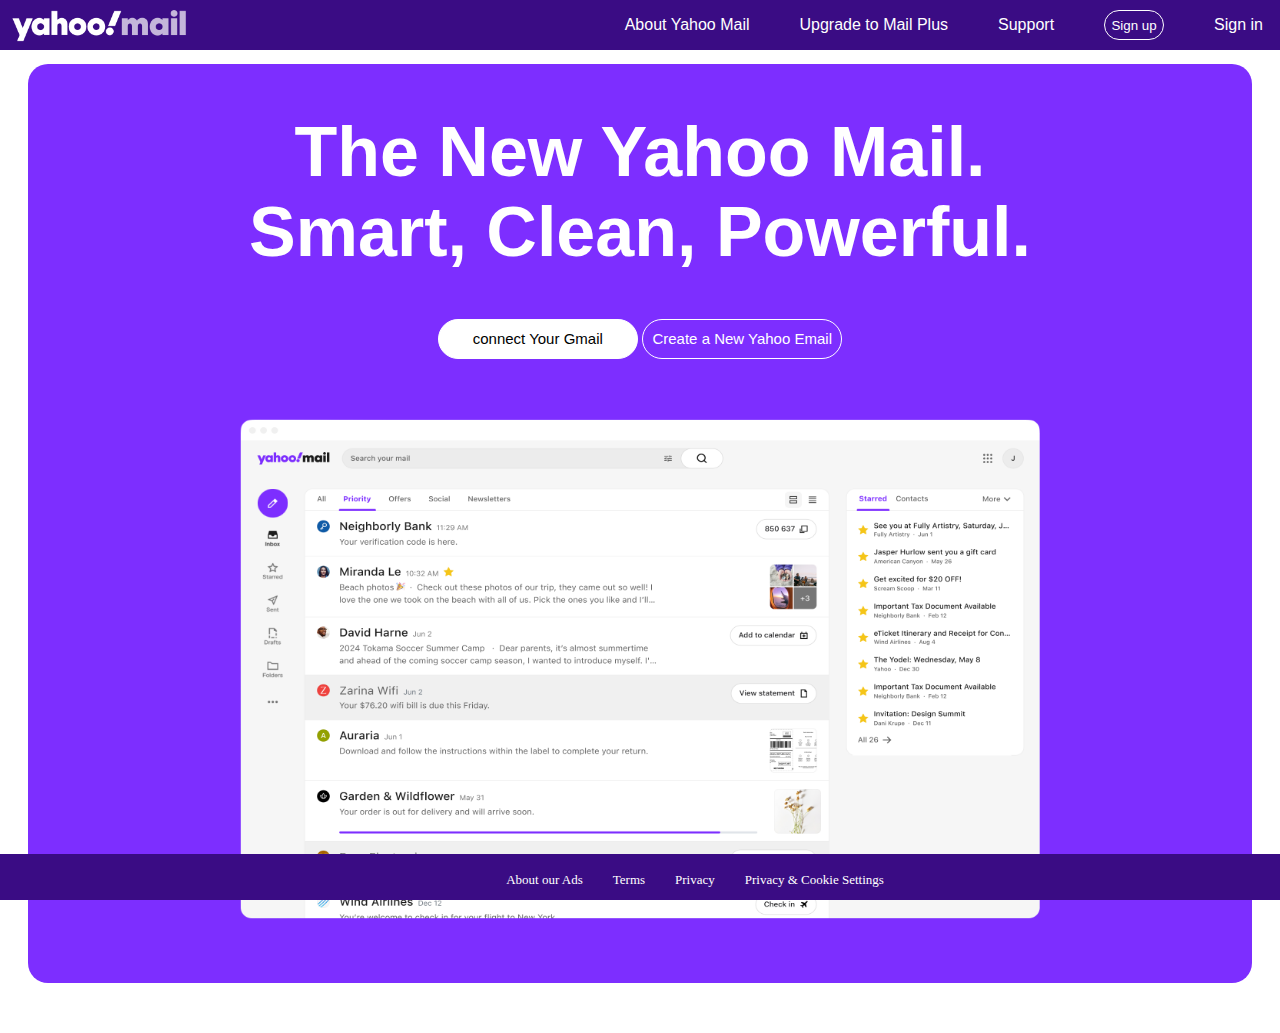
<file: index.html>
<!DOCTYPE html>
<html lang="en">
<head>
    <meta charset="UTF-8">
    <meta name="viewport" content="width=device-width, initial-scale=1.0">
    <title>Yahoo mail clone</title>
    <link rel="stylesheet" href="styles.css">
</head>
<body>
    
    <div class="container-body">
        <div class="mainhead">
            <!-- yahoo mail logo -->
            <img src="./image/yahoo mail logo.png" alt="yahoo mail logo">
            <!-- The nav button -->
            <nav class="nav-content">
                    <a href="#">About Yahoo Mail</a>
                    <a href="#">Upgrade to Mail Plus</a>
                    <a href="https://help.yahoo.com/kb/new-yahoo-mail">Support</a>
                    <a href="https://login.yahoo.com/?.src=ym&pspid=159600001&activity=mail-direct&.lang=en-US&.intl=us&.done=https%3A%2F%2Fmail.yahoo.com%2Fd"><button class="butt1">Sign up</button></a>
                     <a href="https://login.yahoo.com/?.src=ym&pspid=159600001&activity=mail-direct&.lang=en-US&.intl=us&.done=https%3A%2F%2Fmail.yahoo.com%2Fd">Sign in</a>
            </nav>
        </div><br><br>
        <!-- The main content -->
        <div class="contentbody">
            <div><h1>The New Yahoo Mail. <br>Smart, Clean, Powerful.</h1></div>
            <!-- The two button -->
             <!-- connect your gmail  -->
             <div>
                <a href="https://accounts.google.com/o/oauth2/v2/auth/oauthchooseaccount?client_id=860033281504.apps.googleusercontent.com&response_type=code&redirect_uri=https%3A%2F%2Flogin.yahoo.com%2Faccount%2Fchallenge%2Ftpa%2Fredirect&scope=openid%20email%20profile%20https%3A%2F%2Fmail.google.com%2F%20https%3A%2F%2Fwww.googleapis.com%2Fauth%2Fcontacts%20https%3A%2F%2Fwww.googleapis.com%2Fauth%2Fcalendar&access_type=offline&include_granted_scopes=true&prompt=select_account&state=acrumb%3DrNgbtzCt%7Csrc%3Dym%7Cactivity%3Dmail-direct%7Cpspid%3D159600001%7Cintl%3Dus%7CauthMechanism%3Dreg%7CsessionIndex%3DQg--%7Clang%3Den-US&service=lso&o2v=2&flowName=GeneralOAuthFlow"><button class="butt2">
                      <span> connect Your Gmail</span></button></a>

                <!-- create a new yahoo email -->
                <a href="https://login.yahoo.com/account/create?.intl=us&.lang=en-US&src=ym&activity=mail-direct&pspid=159600001&.done=https%3A%2F%2Fmail.yahoo.com%2Fd&specId=yidregsimplified&done=https%3A%2F%2Fmail.yahoo.com%2Fd"><button class="butt3">Create a New Yahoo Email</button></a>
             </div>
             <!-- content image -->
              <img src="./image/webpage yahoo mail.png" alt="webpage picture">
        </div>

        <!-- bottom button -->
         <div class="bottom-body">
             <nav class="nav-content2">
                    <a href="https://legal.yahoo.com/index.html">About our Ads</a>
                    <a href="https://legal.yahoo.com/us/en/yahoo/terms/otos/index.html">Terms</a>
                    <a href="https://legal.yahoo.com/us/en/yahoo/privacy/index.html">Privacy</a>
                    <a href="#">Privacy & Cookie Settings</a>
            </nav>
    </div>
</body>
</html>
</file>
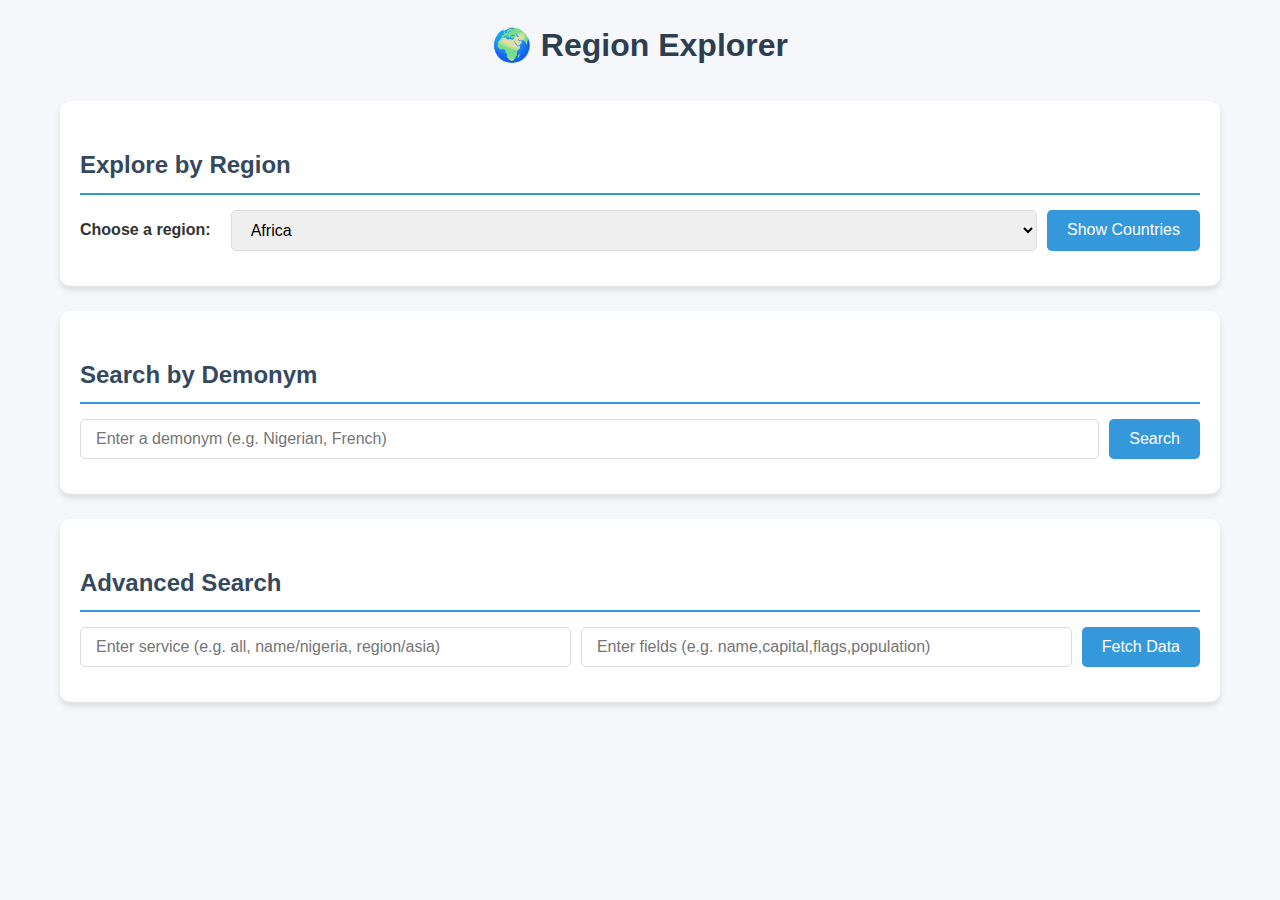
<file: testt2/index.html>
<!DOCTYPE html>
<html lang="en">
<head>
    <meta charset="UTF-8">
    <meta name="viewport" content="width=device-width, initial-scale=1.0">
    <title> Region Explorer</title>
    <link rel="stylesheet" href="style.css">
</head>
<body>
     <h1>🌍 Region Explorer</h1>
  
  <div class="section">
    <h2>Explore by Region</h2>
    <div class="input-group">
      <label for="regionSelect">Choose a region:</label>
      <select id="regionSelect">
        <option value="africa">Africa</option>
        <option value="americas">Americas</option>
        <option value="asia">Asia</option>
        <option value="europe">Europe</option>
        <option value="oceania">Oceania</option>
      </select>
      <button onclick="loadRegion()">Show Countries</button>
    </div>
  </div>
  
  <div class="section">
    <h2>Search by Demonym</h2>
    <div class="input-group">
      <input type="text" id="demonymInput" placeholder="Enter a demonym (e.g. Nigerian, French)" />
      <button onclick="searchByDemonym()">Search</button>
    </div>
  </div>
  
  <div class="section">
    <h2>Advanced Search</h2>
    <div class="input-group">
      <input type="text" id="serviceInput" placeholder="Enter service (e.g. all, name/nigeria, region/asia)" />
      <input type="text" id="fieldsInput" placeholder="Enter fields (e.g. name,capital,flags,population)" />
      <button onclick="fetchWithFields()">Fetch Data</button>
    </div>
  </div>

  <div id="status"></div>
  <div class="countries" id="countriesContainer"></div>
  
  <div class="details-container" id="countryDetails">
    <!-- Country details will be loaded here -->
  </div>
  <script src="./script.js"></script>
</body>
</html>
</file>
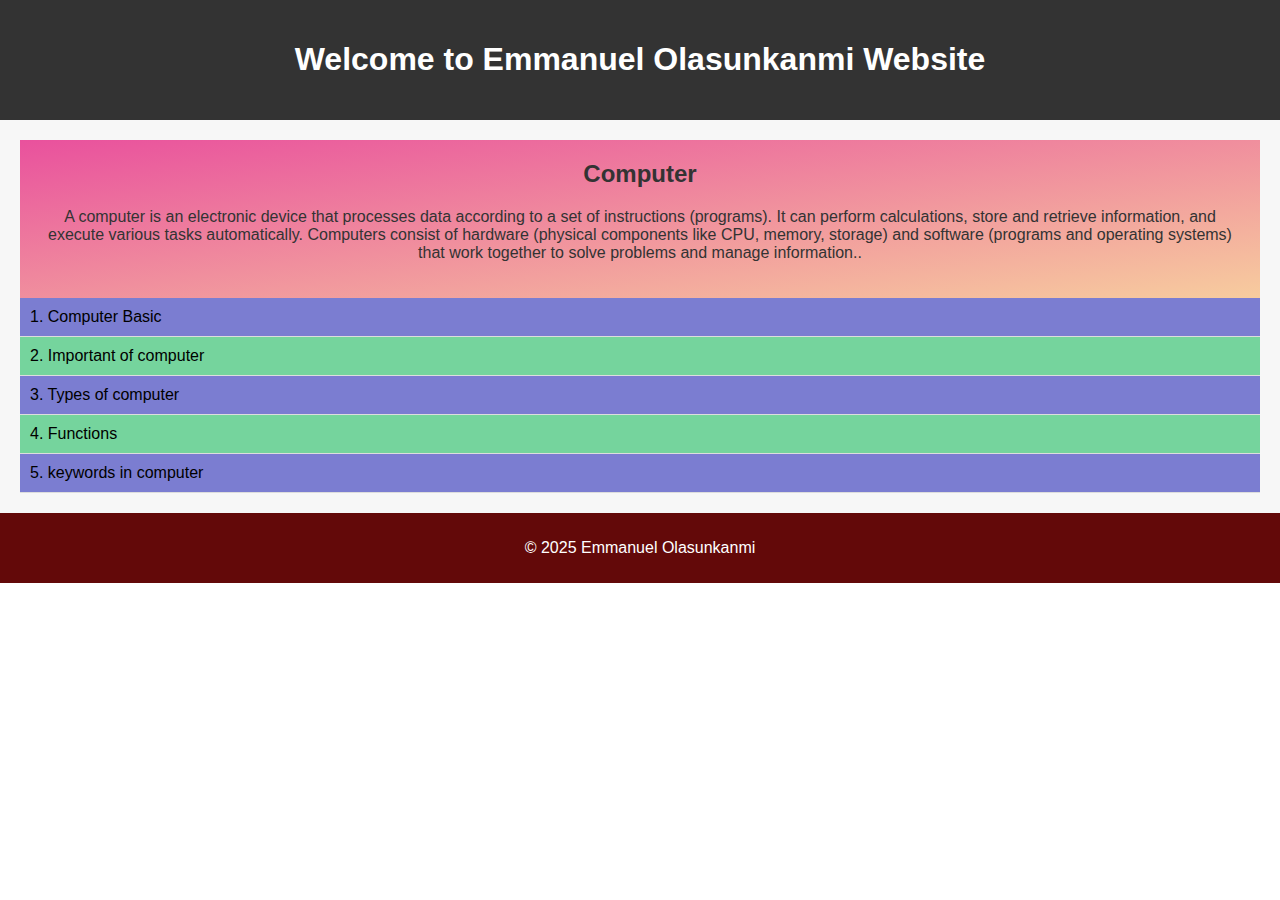
<file: ASS7.html>
<!DOCTYPE html>
<html lang="en">
<head>
  <meta charset="UTF-8">
  <meta name="viewport" content="width=device-width, initial-scale=1.0">
  <title>Assignment 7</title>
  <link rel="stylesheet" href="ASS7.css">
</head>
<body>
  <header>
    <h1>Welcome to Emmanuel Olasunkanmi Website</h1>
  </header>
  <main>
    <section class="gradient-background">
      <h2>Computer</h2>
      <p>A computer is an electronic device that processes data according to a set of instructions (programs). It can perform calculations, store and retrieve information, and execute various tasks automatically. Computers consist of hardware (physical components like CPU, memory, storage) and software (programs and operating systems) that work together to solve problems and manage information..</p>
    </section>
    <ol>
      <li>1. Computer Basic</li>
      <li>2. Important of computer</li>
      <li>3. Types of computer</li>
      <li>4. Functions </li>
      <li>5. keywords in computer</li>
    </ol>
  </main>
  <footer>
    <p>&copy; 2025 Emmanuel Olasunkanmi</p>
  </footer>
</body>
</html>
</file>
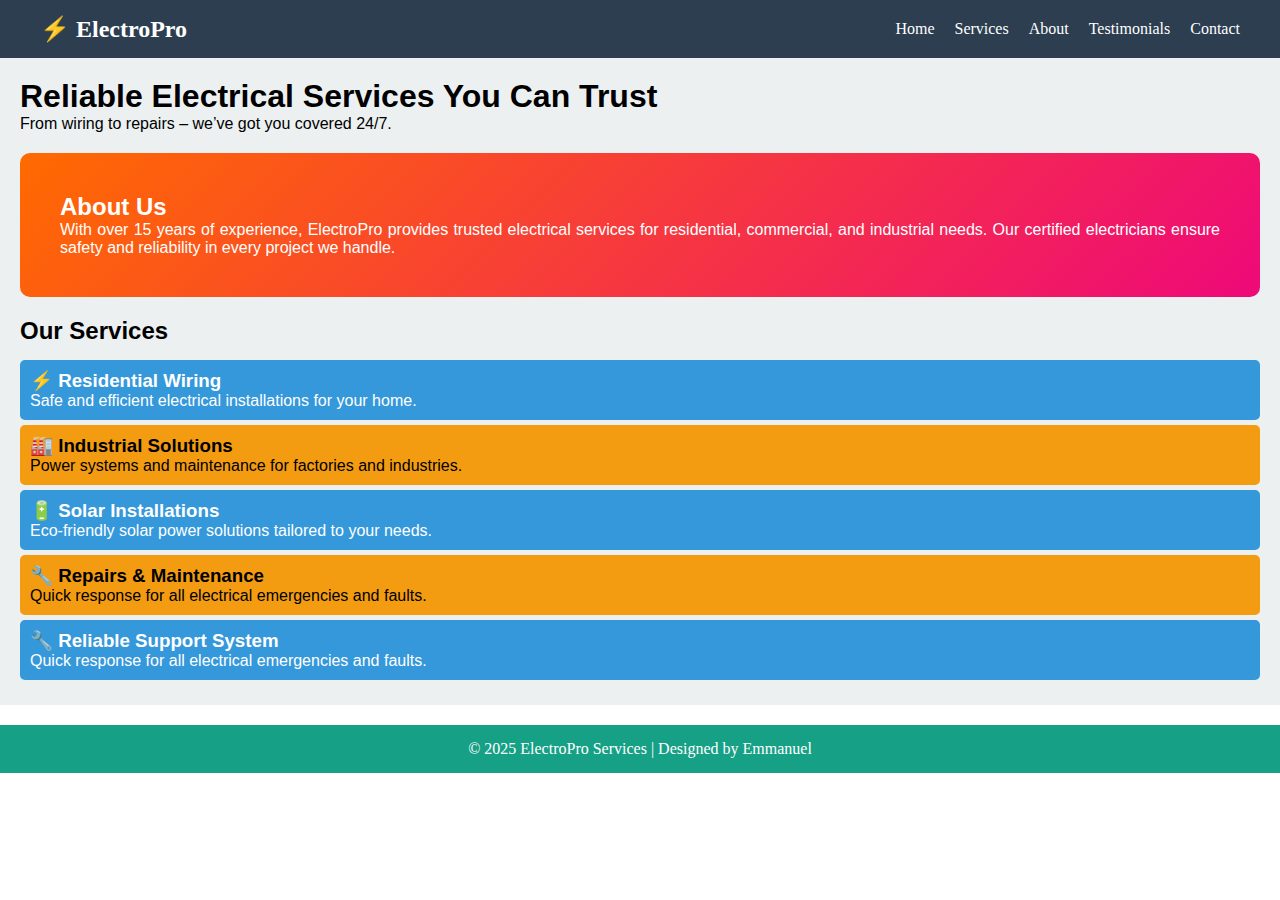
<file: Ass8.html>
<!DOCTYPE html>
<html lang="en">
<head>
  <meta charset="UTF-8">
  <meta name="viewport" content="width=device-width, initial-scale=1.0">
  <title>Web Design Assignment</title>
  <link rel="stylesheet" href="Ass8.css">
</head>
<body>
  <!-- Header -->
  <header>
      <div class="logo">⚡ ElectroPro</div>
    <nav>
      <ul>
        <li><a href="#">Home</a></li>
        <li><a href="#services">Services</a></li>
        <li><a href="#about">About</a></li>
        <li><a href="#testimonials">Testimonials</a></li>
        <li><a href="#contact">Contact</a></li>
      </ul>
    </nav>
  </header>

  <!-- Main Content -->
  <main>
    <section class="intro">
      <h1>Reliable Electrical Services You Can Trust</h1>
    <p>From wiring to repairs – we’ve got you covered 24/7.</p>
    </section>

    <!-- Gradient Section -->
    <section class="gradient-section">
      <h2>About Us</h2>
      <p>With over 15 years of experience, ElectroPro provides trusted electrical services for residential, commercial, and industrial needs. Our certified electricians ensure safety and reliability in every project we handle.</p>
    </section>

    <!-- List Section -->
    <section class="list-section">
      <h2>Our Services</h2>
      <ul>
        <li><h3>⚡ Residential Wiring</h3>
        <p>Safe and efficient electrical installations for your home.</p>
      </div></li>
        <li><h3>🏭 Industrial Solutions</h3>
        <p>Power systems and maintenance for factories and industries.</p></li>
        <li><h3>🔋 Solar Installations</h3>
        <p>Eco-friendly solar power solutions tailored to your needs.</p></li>
        <li><h3>🔧 Repairs & Maintenance</h3>
        <p>Quick response for all electrical emergencies and faults.</p></li>
        <li><h3>🔧 Reliable Support System</h3>
        <p>Quick response for all electrical emergencies and faults.</p></li>
      </ul>
    </section>
  </main>

  <!-- Footer -->
  <footer>
     <p>&copy; 2025 ElectroPro Services | Designed by Emmanuel</p>
  </footer>
</body>
</html>
</file>
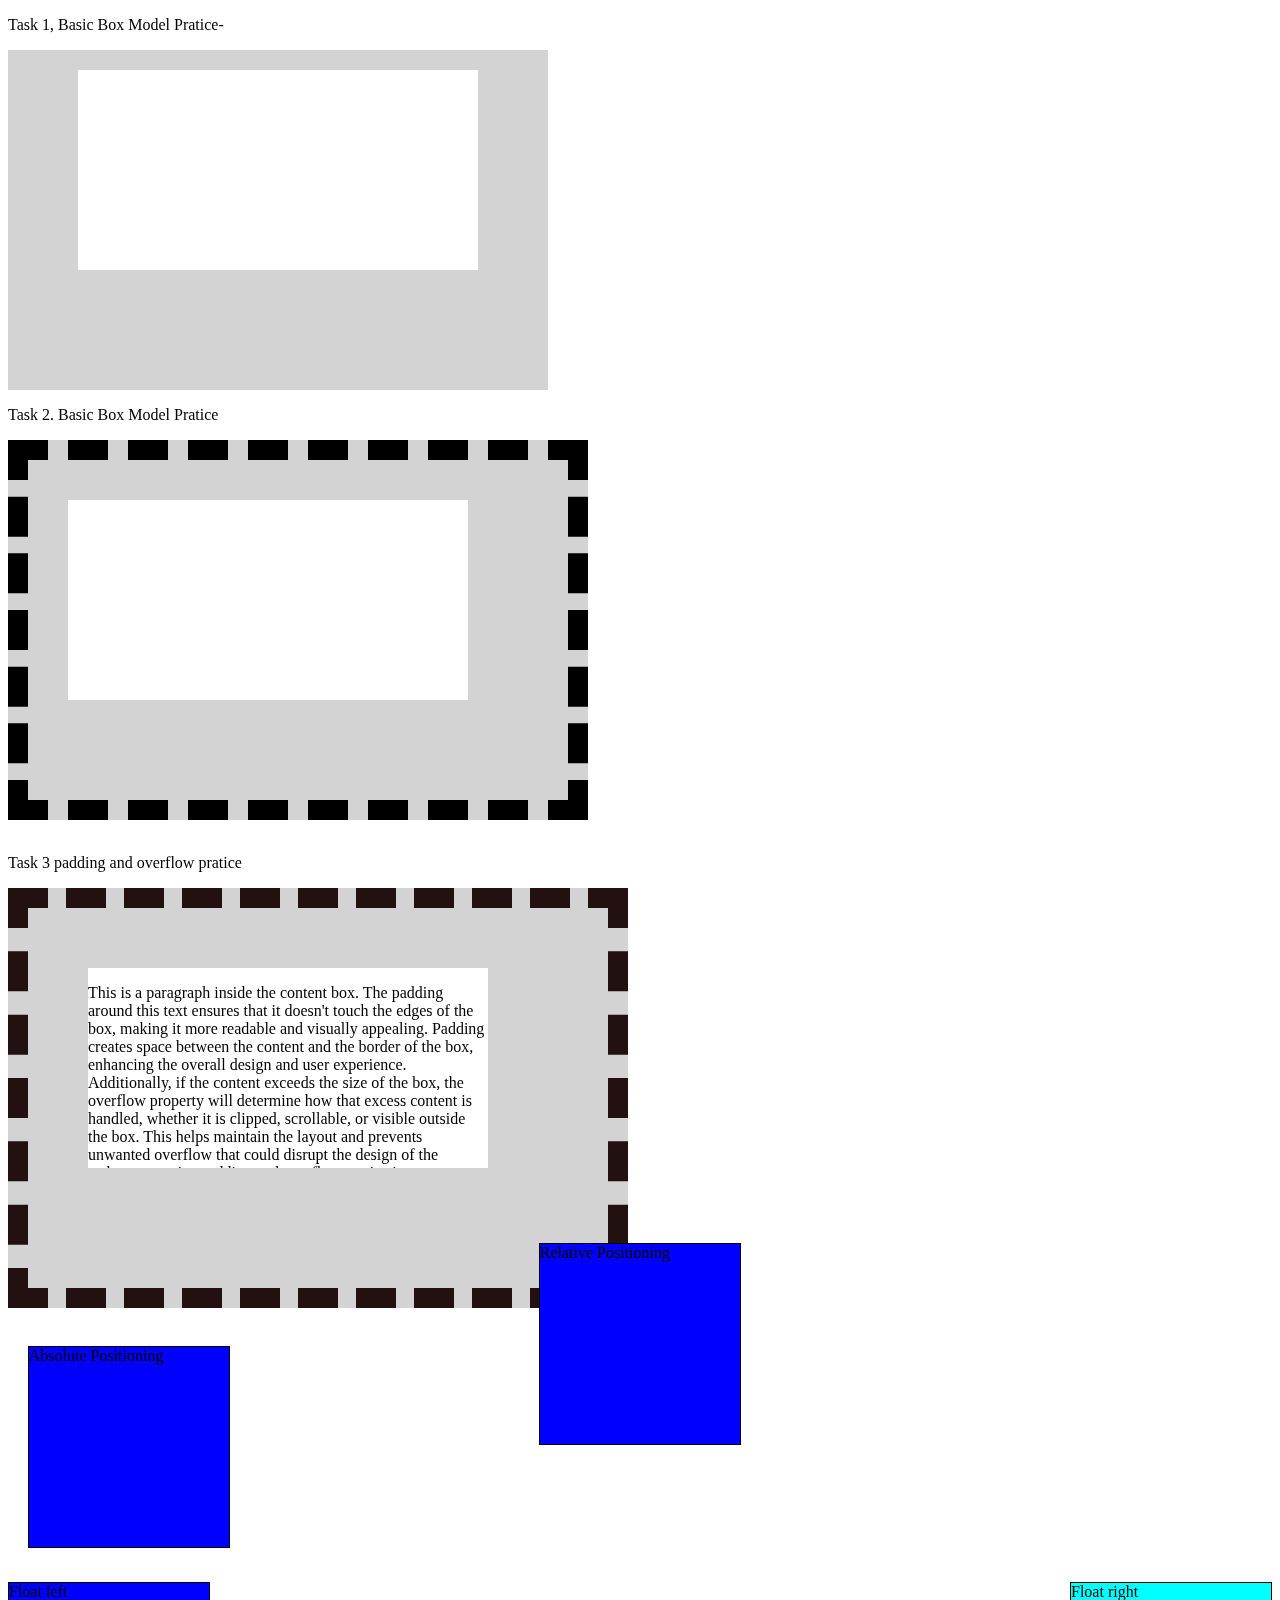
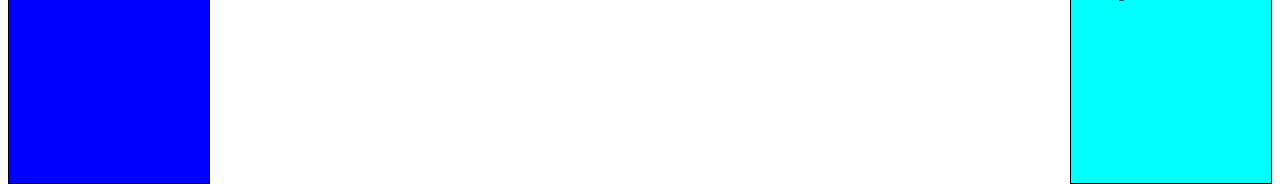
<file: Assignment3.html>
<!DOCTYPE html>
<html lang="en">
<head>
    <meta charset="UTF-8">
    <meta name="viewport" content="width=device-width, initial-scale=1.0">
    <title>Document</title>
    <link rel="stylesheet" href="Assignment3.css">
</head>
<body><p> Task 1, Basic Box Model Pratice-</p>
    <!-- Task 1, Basic Box Model Pratice-->
    <div class="container">
        <div class="content">

        </div>
    </div> <p> Task 2. Basic Box Model Pratice</p>
        <p>
    <!-- Task 2 -->
     <!-- Margin and Border Practice -->
      <div class="container2">
        <div class="content2">

        </div>
    </div>
    <br>
    <p>Task 3 padding and overflow pratice</p>
    <!-- Task 3 Padding and overflow pratice -->
      <div class="container3">
        <div class="content3">
        <p>
            This is a paragraph inside the content box. The padding around this text ensures that it doesn't touch the edges of the box, making it more readable and visually appealing. Padding creates space between the content and the border of the box, enhancing the overall design and user experience. Additionally, if the content exceeds the size of the box, the overflow property will determine how that excess content is handled, whether it is clipped, scrollable, or visible outside the box. This helps maintain the layout and prevents unwanted overflow that could disrupt the design of the webpage. pratice padding and overflow pratice is very important in web design. that is why I love coding. 
         
        
        </p>
        </div>
    </div>
    <br>
    <!-- Task 4 Positioning Practice -->
    <div class="container4" >
        <div class="absolute"> Absolute Positioning</div>

    </div>
     <br>
     <div class="container4b">
         <div class="relative">Relative Positioning </div>    
     </div>
    <br><br>
    <!--Task 5 Float Elements-->
     <div class="container5" >
      <div class="float-left">Float left</div>
      <div class="float-right">Float right</div>
     </div>
<br>
</body>
</html>
</file>
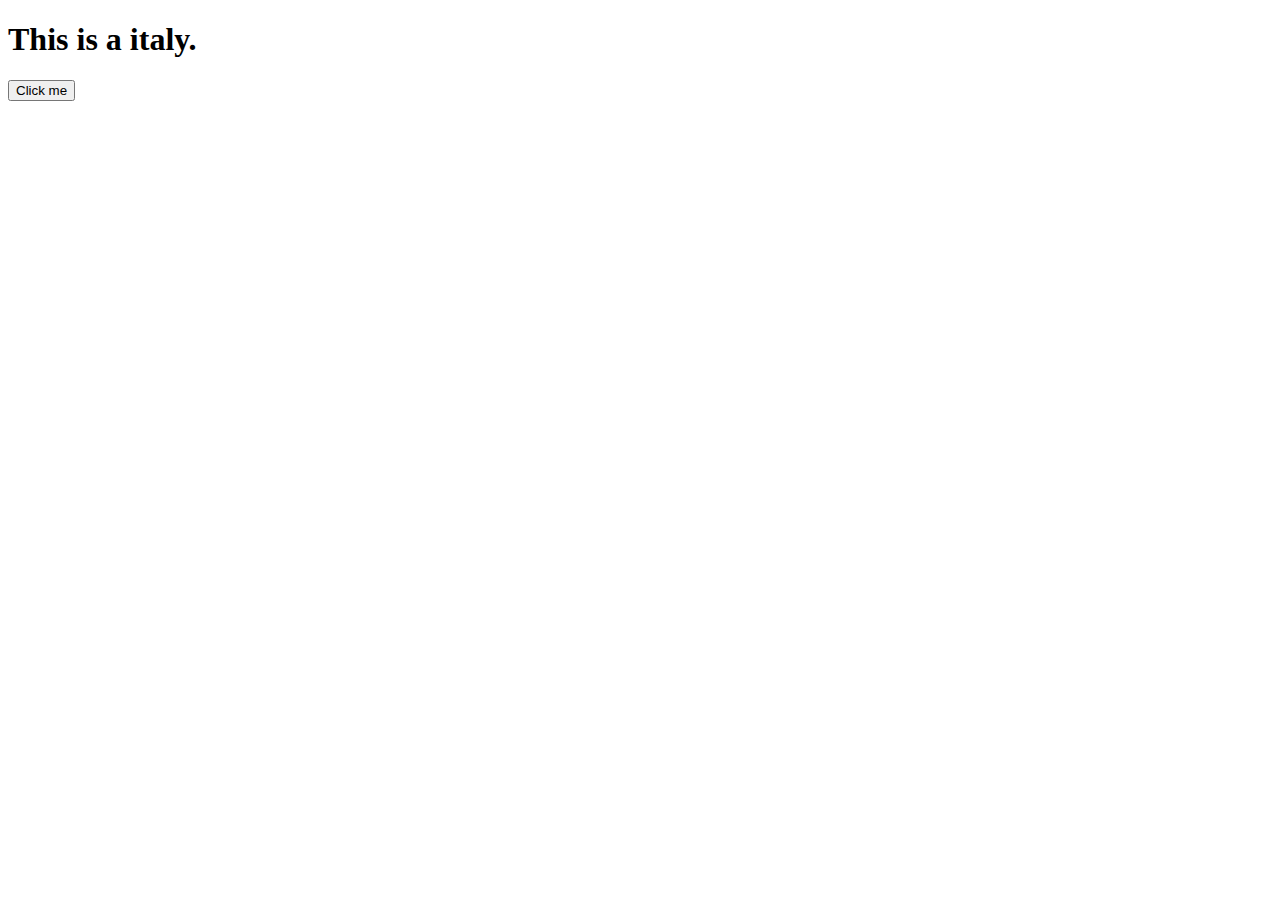
<file: Assignment6.html>
<!DOCTYPE html>
<html lang="en">
<head>
    <meta charset="UTF-8">
    <meta name="viewport" content="width=device-width, initial-scale=1.0">
    <title>DOM Manipulation Tasks</title>
</head>
<body>
    <div id="myDiv">
        <h1>This is a italy.</h1>
    </div>

    <button id="myButton">Click me</button>

    <script src="index.js"></script>
</body>
</html>
</file>
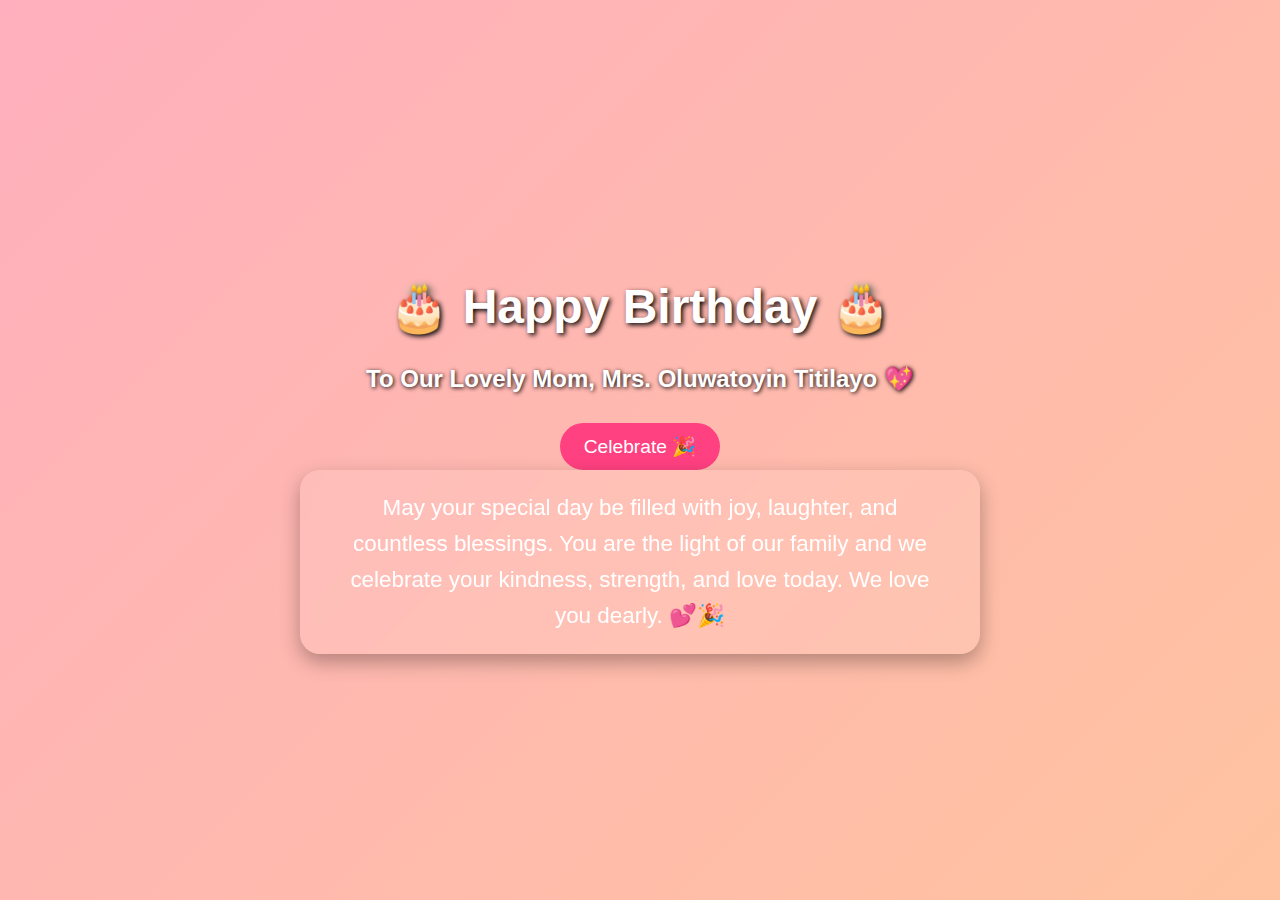
<file: birthday.html>
<!DOCTYPE html>
<html lang="en">
<head>
  <meta charset="UTF-8">
  <title>Happy Birthday Mom 🎉</title>
  <style>
    body {
      margin: 0;
      height: 100vh;
      background: linear-gradient(135deg, #ffafbd, #ffc3a0);
      display: flex;
      justify-content: center;
      align-items: center;
      flex-direction: column;
      font-family: 'Segoe UI', sans-serif;
      overflow: hidden;
    }

    h1 {
      font-size: 3rem;
      color: #fff;
      text-shadow: 2px 2px 5px #000;
      margin-bottom: 10px;
      animation: pulse 2s infinite;
    }

    h2 {
      font-size: 1.5rem;
      color: #fff;
      text-shadow: 1px 1px 4px #000;
      margin-bottom: 30px;
    }

    button {
      padding: 12px 24px;
      font-size: 1.2rem;
      background: #ff4081;
      border: none;
      border-radius: 30px;
      color: white;
      cursor: pointer;
      transition: transform 0.3s ease;
    }
    button:hover {
      transform: scale(1.1);
      background: #e91e63;
    }

    @keyframes pulse {
      0%, 100% { transform: scale(1); }
      50% { transform: scale(1.1); }
    }

    .balloon {
      position: absolute;
      bottom: -100px;
      width: 50px;
      height: 70px;
      border-radius: 50%;
      background: red;
      animation: floatUp 10s linear infinite;
    }

    @keyframes floatUp {
      0% { transform: translateY(0); opacity: 1; }
      100% { transform: translateY(-110vh); opacity: 0; }
    }

    canvas {
      position: fixed;
      top: 0;
      left: 0;
      pointer-events: none;
    }
    .wish-box {
      padding: 20px 40px;
      border-radius: 20px;
      background: rgba(255, 255, 255, 0.1);
      backdrop-filter: blur(5px);
      box-shadow: 0 8px 20px rgba(0,0,0,0.3);
      font-size: 1.4rem;
      color: #fff;
      text-align: center;
      line-height: 1.6;
      max-width: 600px;
      animation: float 4s ease-in-out infinite;
    }
  </style>
</head>
<body>
  <h1>🎂 Happy Birthday 🎂</h1>
  <h2>To Our Lovely Mom, Mrs. Oluwatoyin Titilayo 💖</h2>
  <button onclick="celebrate()">Celebrate 🎉</button>


  <canvas id="confetti"></canvas>

  <audio autoplay loop id="s" src="./audio/Happy-Birthday-Song-mp3.mp3" preload="auto"></audio>
 

  <audio   id="song" src="https://www.fesliyanstudios.com/play-mp3/387" preload="auto" > Birthday song</audio>

  <div class="wish-box">
    May your special day be filled with joy, laughter, and countless blessings.  
    You are the light of our family and we celebrate your kindness, strength, and love today.  
    We love you dearly. 💕🎉
  </div>

  <script>
    // Create floating balloons
    function createBalloon() {
      const balloon = document.createElement('div');
      balloon.classList.add('balloon');
      balloon.style.left = Math.random() * 100 + "vw";
      balloon.style.background = `hsl(${Math.random() * 360}, 70%, 60%)`;
      balloon.style.animationDuration = (5 + Math.random() * 5) + "s";
      document.body.appendChild(balloon);
      setTimeout(() => balloon.remove(), 10000);
    }
    setInterval(createBalloon, 800);

    // Confetti Effect
    const canvas = document.getElementById("confetti");
    const ctx = canvas.getContext("2d");
    canvas.width = window.innerWidth;
    canvas.height = window.innerHeight;

    let confetti = [];
    function createConfetti() {
      return {
        x: Math.random() * canvas.width,
        y: Math.random() * canvas.height - canvas.height,
        r: Math.random() * 6 + 4,
        d: Math.random() * 20 + 10,
        color: `hsl(${Math.random() * 360}, 100%, 50%)`,
        tilt: Math.random() * 10 - 10
      };
    }
    function drawConfetti() {
      ctx.clearRect(0, 0, canvas.width, canvas.height);
      confetti.forEach((c, i) => {
        ctx.beginPath();
        ctx.fillStyle = c.color;
        ctx.arc(c.x, c.y, c.r, 0, Math.PI * 2, true);
        ctx.fill();
      });
      updateConfetti();
    }
    function updateConfetti() {
      confetti.forEach((c, i) => {
        c.y += 2;
        if (c.y > canvas.height) confetti[i] = createConfetti();
      });
    }

    function celebrate() {
      document.getElementById("song").play();
      confetti = Array.from({length: 200}, createConfetti);
      setInterval(drawConfetti, 20);
    }

    window.addEventListener("resize", () => {
      canvas.width = window.innerWidth;
      canvas.height = window.innerHeight;
    });

    function createHeart() {
      const heart = document.createElement("div");
      heart.classList.add("heart");
      heart.style.left = Math.random() * 100 + "vw";
      heart.style.animationDuration = (4 + Math.random() * 4) + "s";
      document.body.appendChild(heart);
      setTimeout(() => heart.remove(), 6000);
    }
    setInterval(createHeart, 500);
  </script>
</body>
</html>
</file>
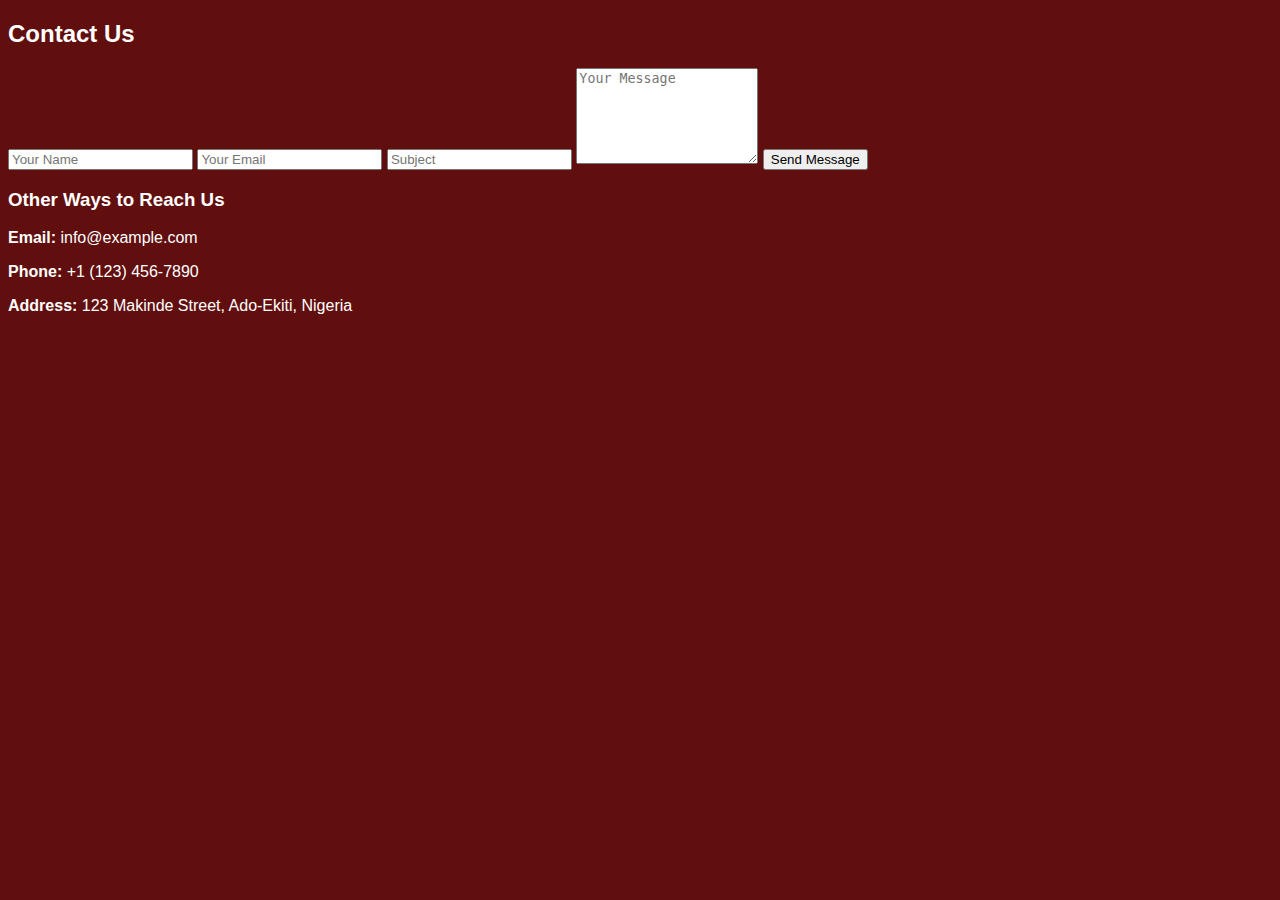
<file: contact.html>
<!DOCTYPE html>
<html lang="en">
<head>
    <meta charset="UTF-8">
    <meta name="viewport" content="width=device-width, initial-scale=1.0">
    <title>CONTACT</title>
    <link rel="stylesheet" href="contact.css">
</head>
<body>
     <div class="container">
    <h2>Contact Us</h2>
    <form action="#" method="post">
      <input type="text" name="name" placeholder="Your Name" required />
      <input type="email" name="email" placeholder="Your Email" required />
      <input type="text" name="subject" placeholder="Subject" />
      <textarea name="message" placeholder="Your Message" rows="6" required></textarea>
      <button type="submit">Send Message</button>
    </form>

    <div class="contact-info">
      <h3>Other Ways to Reach Us</h3>
      <p><strong>Email:</strong> info@example.com</p>
      <p><strong>Phone:</strong> +1 (123) 456-7890</p>
      <p><strong>Address:</strong> 123 Makinde Street, Ado-Ekiti, Nigeria</p>
    </div>
  </div>
</body>
</html>
</body>
</html>
</file>
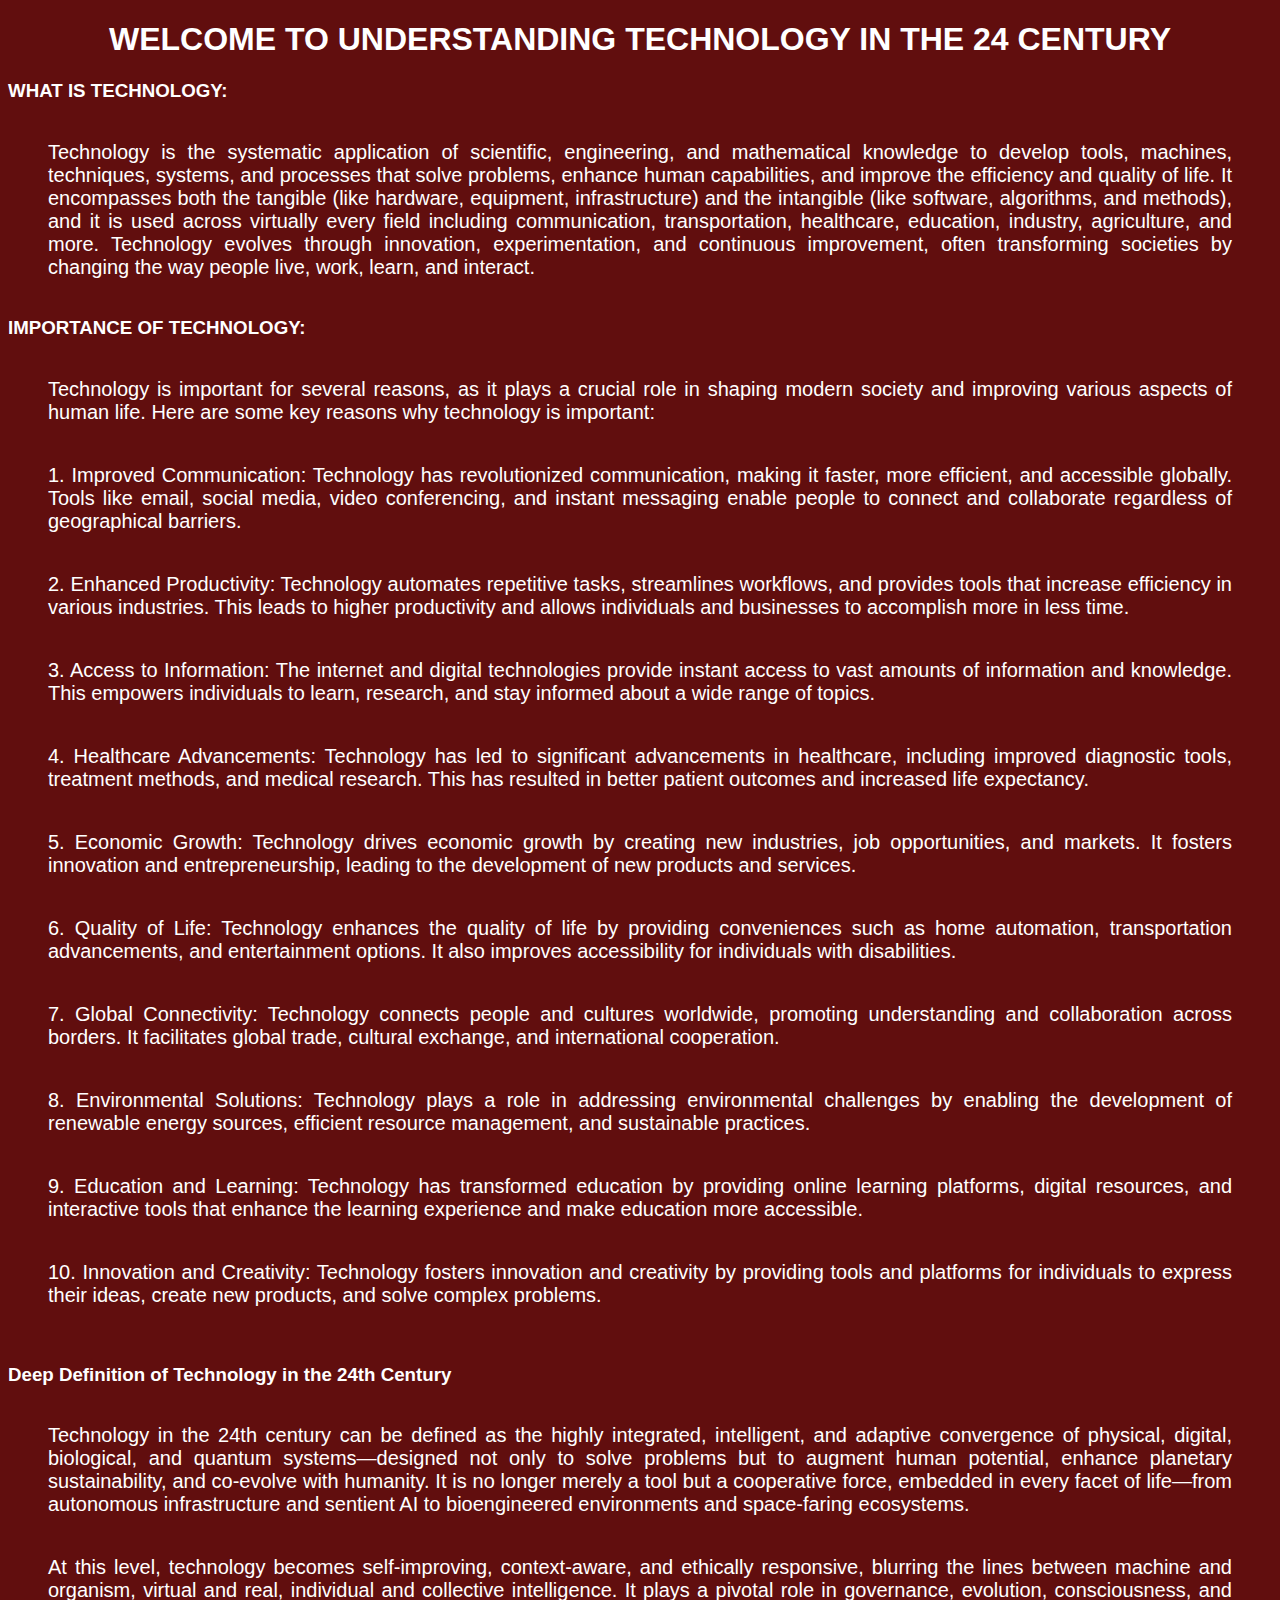
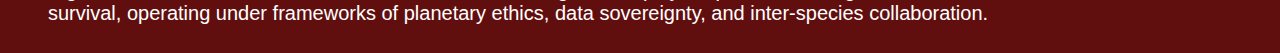
<file: home.html>
<!DOCTYPE html>
<html lang="en">
<head>
    <meta charset="UTF-8">
    <meta name="viewport" content="width=device-width, initial-scale=1.0">
    <title>HOME</title>
    <link rel="stylesheet" href="home.css">
</head>
<body>
    <h1>WELCOME TO UNDERSTANDING TECHNOLOGY IN THE 24 CENTURY</h1>
    <H3>WHAT IS TECHNOLOGY: </H3>
    <P class="tech">Technology is the systematic application of scientific, engineering, and mathematical knowledge to develop tools, machines, techniques, systems, and processes that solve problems, enhance human capabilities, and improve the efficiency and quality of life. It encompasses both the tangible (like hardware, equipment, infrastructure) and the intangible (like software, algorithms, and methods), and it is used across virtually every field including communication, transportation, healthcare, education, industry, agriculture, and more.

Technology evolves through innovation, experimentation, and continuous improvement, often transforming societies by changing the way people live, work, learn, and interact.</P>
    <h3>IMPORTANCE OF TECHNOLOGY:</h3>
    <p>Technology is important for several reasons, as it plays a crucial role in shaping modern society and improving various aspects of human life. Here are some key reasons why technology is important: <p>
1. Improved Communication: Technology has revolutionized communication, making it faster, more efficient, and accessible globally. Tools like email, social media, video conferencing, and instant messaging enable people to connect and collaborate regardless of geographical barriers.</p>
<p>
2. Enhanced Productivity: Technology automates repetitive tasks, streamlines workflows, and provides tools that increase efficiency in various industries. This leads to higher productivity and allows individuals and businesses to accomplish more in less time. </p><p>
3. Access to Information: The internet and digital technologies provide instant access to vast amounts of information and knowledge. This empowers individuals to learn, research, and stay informed about a wide range of topics. </p> <P>
4. Healthcare Advancements: Technology has led to significant advancements in healthcare, including improved diagnostic tools, treatment methods, and medical research. This has resulted in better patient outcomes and increased life expectancy. </p><p>
5. Economic Growth: Technology drives economic growth by creating new industries, job opportunities, and markets. It fosters innovation and entrepreneurship, leading to the development of new products and services. </p><p>
6. Quality of Life: Technology enhances the quality of life by providing conveniences such as home automation, transportation advancements, and entertainment options. It also improves accessibility for individuals with disabilities. </p><p>
7. Global Connectivity: Technology connects people and cultures worldwide, promoting understanding and collaboration across borders. It facilitates global trade, cultural exchange, and international cooperation. </p><p>
8. Environmental Solutions: Technology plays a role in addressing environmental challenges by enabling the development of renewable energy sources, efficient resource management, and sustainable practices. </p><p>
9. Education and Learning: Technology has transformed education by providing online learning platforms, digital resources, and interactive tools that enhance the learning experience and make education more accessible. </p><p>
10. Innovation and Creativity: Technology fosters innovation and creativity by providing tools and platforms for individuals to express their ideas, create new products, and solve complex problems. </p>
<br>
<h3>Deep Definition of Technology in the 24th Century</h3>
<p>
Technology in the 24th century can be defined as the highly integrated, intelligent, and adaptive convergence of physical, digital, biological, and quantum systems—designed not only to solve problems but to augment human potential, enhance planetary sustainability, and co-evolve with humanity. It is no longer merely a tool but a cooperative force, embedded in every facet of life—from autonomous infrastructure and sentient AI to bioengineered environments and space-faring ecosystems. </p>

<p>At this level, technology becomes self-improving, context-aware, and ethically responsive, blurring the lines between machine and organism, virtual and real, individual and collective intelligence. It plays a pivotal role in governance, evolution, consciousness, and survival, operating under frameworks of planetary ethics, data sovereignty, and inter-species collaboration.</p>
</body>
</html>
</file>
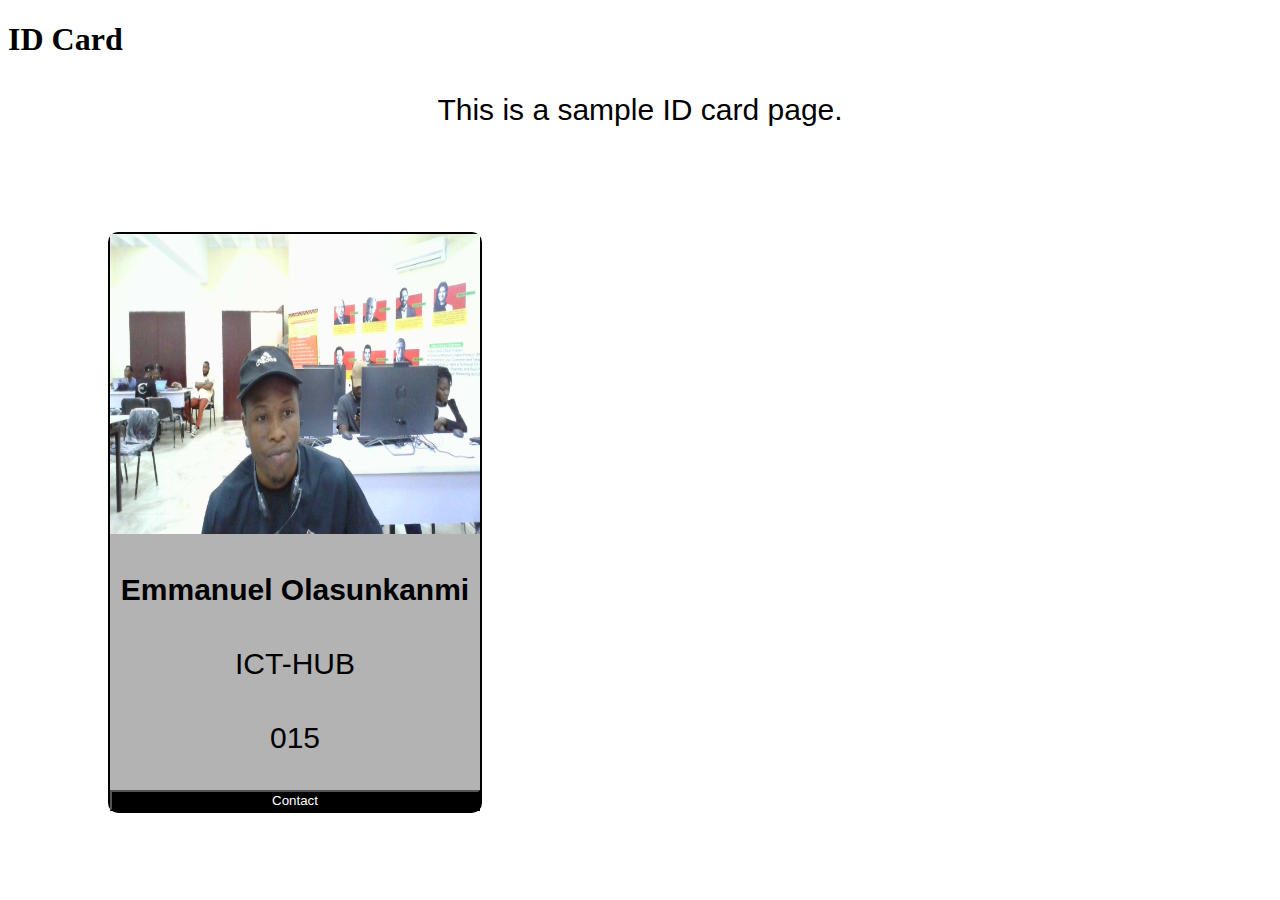
<file: id-card.html>
<!DOCTYPE html>
<html lang="en">
<head>
    <meta charset="UTF-8">
    <meta name="viewport" content="width=div, initial-scale=1.0">
    <title>Document</title>
    <link rel="stylesheet" href="id-card.css">
</head>
<body>
    <div>
        <h1>ID Card</h1>
        <p>This is a sample ID card page.</p>
    </div>
    <div class="container">
        <img src="./WIN_20250821_11_29_18_Pro.jpg" alt="">
        <P><strong>Emmanuel Olasunkanmi</strong></P>
        <p>ICT-HUB</p>
        <p>015</p>
        <button class="butt">Contact</button>
    </div>
</body>
</html>
</file>
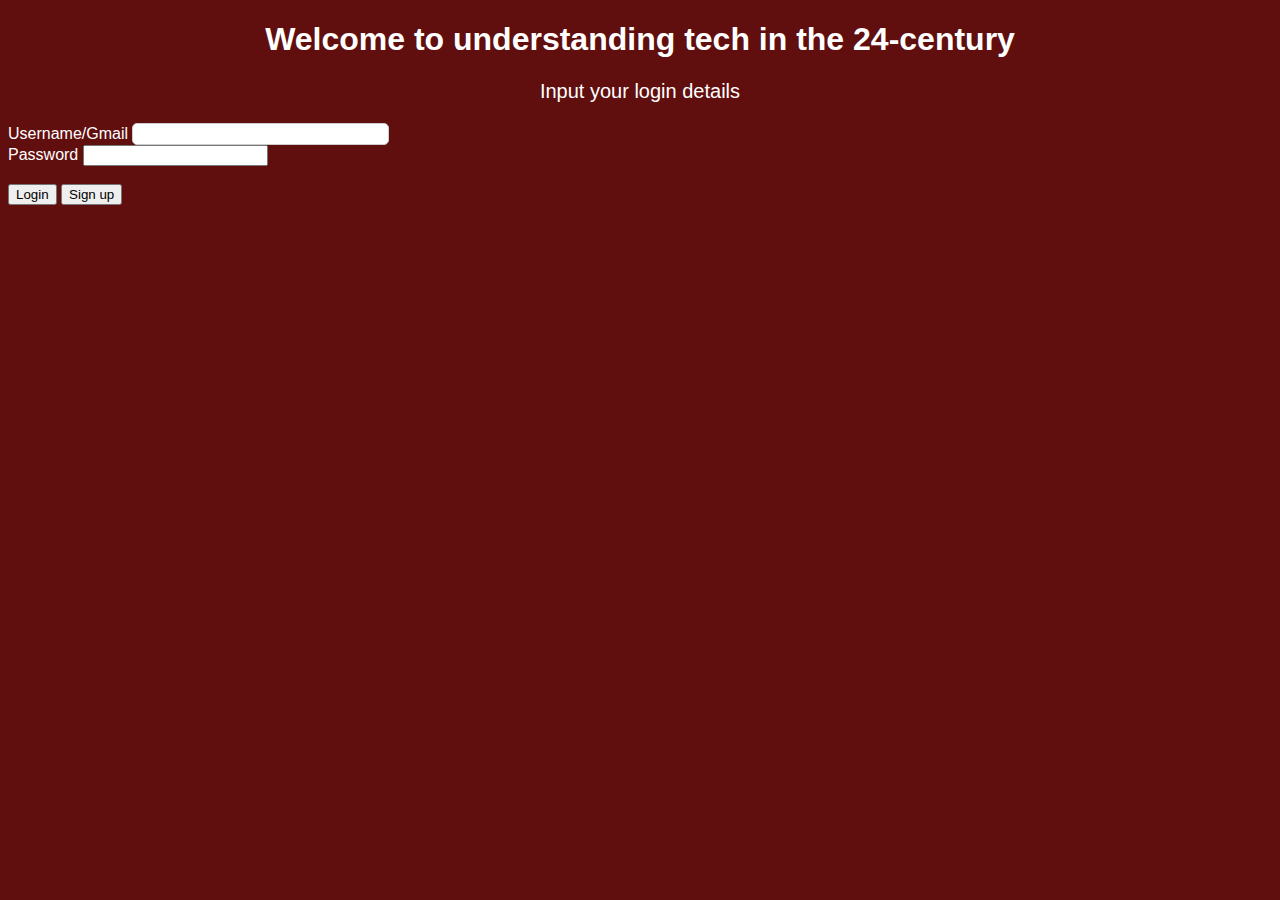
<file: login.html>
<!DOCTYPE html>
<html lang="en">
<head>
    <meta charset="UTF-8">
    <meta name="viewport" content="width=device-width, initial-scale=1.0">
    <title>Document</title>
    <link rel="stylesheet" href="login.css">
</head>
<body>
    <h1>Welcome to understanding tech in the 24-century</h1>
    <p>Input your login details</p>
    <div>
        <form>
            <label for="">Username/Gmail</label>
            <input type="text" required>
            <br>
            <label for="">Password</label>
            <input type="text required>">
        </form>
        <br>
        <button>Login</button>
        <button>Sign up</button>
    </div>
</body>
</html>
</file>
<file: styles.css>
/* box 1 contyaining the sign up, sign in, upgrade to mail plus  */
.mainhead {
    background-color: rgb(58, 12, 132);
    display: flex;
    justify-content: space-between;
    left: 0px;
    top:0px;
    margin-right: 20px;
    width: 100%;
    position: fixed;
}
/* yahoo mail logo */
.mainhead img{
    width: 200px;
}
/* nav content box arrangement */
.nav-content{
    
    display: flex;
    margin-right: 2px;
    flex-direction: row;
    align-items: center;
    padding-right: 15px;  
}
      /* nav content link decoration */
.nav-content a{
    text-decoration: none;
    color: white;
    font-size: px;
    font-family: Arial, Helvetica, sans-serif;
    margin-left: 50px;
}
    /* the botton containing sign-up */
.butt1{
    width: 60px;
    height: 30px;
    border-radius: 20px;
    background-color: rgb(58, 12, 132) ;
    color: white;
    border: 1px solid white;
}
.butt1:hover{
    background-color: rgb(29, 5, 29);
    color: rgb(135, 24, 214);
    cursor: pointer;
}
       /* section 2 */
       /* The box hosting the image and the text */
.contentbody{
    
    margin: 20px;
    padding: 1px;
    margin-bottom: 50px;
    padding-bottom: 60px;
    box-sizing: border-box;
    font-family: Arial, Helvetica, sans-serif;
    background-color: rgb(125, 46, 255);
    align-items: center;
    text-align: center;
    border-radius: 20px;
}
       
.contentbody img{
    width: 800px;
    height: 500px;
    align-items: center;
    padding-top: 60px;
}
h1{
    font-size: 70px;
    color: white;
    font-weight: 100px;
}
    /* connect your Gmail */
.butt2{
    width: 200px;
    height: 40px;
    border-radius: 20px;
    background-color:white;
    color: black;
    border: 1px solid white;
    font-size: 15px;
    font-weight: 500px;
    font-family: Arial, Helvetica, sans-serif;
}

.butt2:hover{
    background-color: rgb(125, 46, 255);
    color: white;
    cursor: pointer;
}
           /* Create a new yahoo Email botton */
.butt3{
     width: 200px;
    height: 40px;
    border-radius: 20px;
    background-color:rgb(125, 46, 255) ;
    color: white;
    border: 1px solid white;
    font-size: 15px;
}
.butt3:hover{
    background-color: white;
    color: rgb(170, 136, 238);
    cursor: pointer;
}

/* bottom body */
/* The box at the bottom containig the about, support links etc. */
.bottom-body{
    display: flex;
    
    background-color: rgb(58, 12, 132) ;
    
    width:100%;
    height: 30px;
    border-block-end: 20px;
    padding-top: 11px;
    padding-bottom: 5px;
    margin-top: 10px;
    position: fixed;
    bottom: 0;
    left: 0;
    justify-content: center;
}
.nav-content2{
    align-items: center;
    display: flex;
    margin-left: 80px;
    
}
.nav-content2 a {

text-decoration: none;
color: white;
margin-left: 20px;
font-size: small;
padding-left: 10px;
font-weight: 300px;

}
</file>
<file: testt2/style.css>
* {
      box-sizing: border-box;
      margin: 0;
      padding: 0;
      font-family: 'Segoe UI', Tahoma, Geneva, Verdana, sans-serif;
    }
    
    body {
      background-color: #f5f7fa;
      color: #333;
      line-height: 1.6;
      padding: 20px;
      max-width: 1200px;
      margin: 0 auto;
    }
    
    h1 {
      text-align: center;
      margin-bottom: 30px;
      color: #2c3e50;
    }
    
    h2 {
      margin: 25px 0 15px;
      color: #34495e;
      border-bottom: 2px solid #3498db;
      padding-bottom: 8px;
    }
    
    .section {
      background-color: white;
      border-radius: 10px;
      padding: 20px;
      margin-bottom: 25px;
      box-shadow: 0 4px 6px rgba(0, 0, 0, 0.1);
    }
    
    .input-group {
      display: flex;
      flex-wrap: wrap;
      gap: 10px;
      margin-bottom: 15px;
    }
    
    label {
      font-weight: 600;
      margin-right: 10px;
      align-self: center;
    }
    
    select, input {
      padding: 10px 15px;
      border: 1px solid #ddd;
      border-radius: 5px;
      font-size: 16px;
      flex-grow: 1;
      min-width: 200px;
    }
    
    button {
      background-color: #3498db;
      color: white;
      border: none;
      padding: 10px 20px;
      border-radius: 5px;
      cursor: pointer;
      font-size: 16px;
      transition: background-color 0.3s;
    }
    
    button:hover {
      background-color: #2980b9;
    }
    
    #status {
      padding: 10px;
      margin: 15px 0;
      border-radius: 5px;
      text-align: center;
      font-weight: 500;
    }
    
    .loading {
      background-color: #fff9e6;
      color: #e67e22;
    }
    
    .error {
      background-color: #ffe6e6;
      color: #e74c3c;
    }
    
    .success {
      background-color: #e6ffe6;
      color: #27ae60;
    }
    
    .countries {
      display: grid;
      grid-template-columns: repeat(auto-fill, minmax(250px, 1fr));
      gap: 20px;
      margin-top: 20px;
    }
    
    .country-card {
      background-color: white;
      border-radius: 8px;
      overflow: hidden;
      box-shadow: 0 3px 10px rgba(0, 0, 0, 0.1);
      transition: transform 0.3s, box-shadow 0.3s;
      cursor: pointer;
    }
    
    .country-card:hover {
      transform: translateY(-5px);
      box-shadow: 0 5px 15px rgba(0, 0, 0, 0.15);
    }
    
    .country-card img {
      width: 100%;
      height: 150px;
      object-fit: cover;
      border-bottom: 1px solid #eee;
    }
    
    .country-card-content {
      padding: 15px;
    }
    
    .country-card h3 {
      margin-bottom: 10px;
      color: #2c3e50;
    }
    
    .country-card p {
      margin-bottom: 5px;
      font-size: 14px;
    }
    
    .details-container {
      display: none;
      margin-top: 30px;
      background-color: white;
      border-radius: 10px;
      padding: 25px;
      box-shadow: 0 4px 6px rgba(0, 0, 0, 0.1);
    }
    
    .details-header {
      display: flex;
      align-items: center;
      margin-bottom: 20px;
      border-bottom: 1px solid #eee;
      padding-bottom: 15px;
    }
    
    .details-header h2 {
      margin: 0;
      border: none;
      padding: 0;
    }
    
    .details-header img {
      margin-left: 15px;
      border: 1px solid #ddd;
    }
    
    .details-grid {
      display: grid;
      grid-template-columns: repeat(auto-fill, minmax(300px, 1fr));
      gap: 20px;
    }
    
    .detail-section {
      margin-bottom: 20px;
    }
    
    .detail-section h3 {
      margin-bottom: 10px;
      color: #3498db;
    }
    
    .detail-section ul {
      list-style-type: none;
    }
    
    .detail-section li {
      padding: 5px 0;
      border-bottom: 1px solid #f0f0f0;
    }
    
    .detail-section li:last-child {
      border-bottom: none;
    }
    
    .map-link {
      display: inline-block;
      margin-top: 10px;
      padding: 8px 15px;
      background-color: #2ecc71;
      color: white;
      text-decoration: none;
      border-radius: 5px;
      transition: background-color 0.3s;
    }
    
    .map-link:hover {
      background-color: #27ae60;
    }
    
    @media (max-width: 768px) {
      .input-group {
        flex-direction: column;
      }
      
      select, input {
        width: 100%;
      }
      
      .countries {
        grid-template-columns: repeat(auto-fill, minmax(200px, 1fr));
      }
    }
</file>
<file: ASS7.css>
/* Basic Styling */
body {
  font-family: Arial, sans-serif;
  margin: 0;
  padding: 0;
}

header {
  background-color: #333;
  color: #fff;
  text-align: center;
  padding: 20px;
}

main {
  background-color: #f7f7f7;
  padding: 20px;
}

footer {
  background-color: #630909;
  color: #fff;
  text-align: center;
  padding: 10px;
  clear: both;
}

/* Gradient Background */
.gradient-background {
  background-image: linear-gradient(to bottom right, #e9519d, #f7cc9e);
  padding: 20px;
  color: #333;
  text-align: center;
}

.gradient-background h2 {
  margin-top: 0;
}

/* Advanced Selectors */
main ol {
  list-style: none;
  padding: 0;
  margin: 0;
}

main ol li {
  padding: 10px;
  border-bottom: 1px solid #ddd;
}

main ol li:nth-child(odd) {
  background-color: #7b7dd1;
}

main ol li:nth-child(even) {
  background-color: #75d49d;
}
</file>
<file: Assignment3.css>
/* Task 1 Basic box model pratice */
.container {
    width: 500px;
    height: 300px;
    background-color: lightgray;
    
    padding: 20px;
  }
  .content {
    width: 400px;
      height: 200px;
    margin: 0 auto;
    
    background-color: white;
  }
  /* Task 2 margin and border pratice */
  .container2{
      width: 500px;
    height: 300px;
    background-color: lightgray;
    border: 2px solid black;
    border-style: dashed; 
    border-color: black;
    border-width: 20px;
    padding: 20px;
    
  }
  .content2 {
    width: 400px;
      height: 200px;
    margin: 0 auto;
    margin: 20px;
    background-color: white;
  }
  /* Task 3 padding and overflowing */
  .container3{
      width: 500px;
    height: 300px;
    background-color: lightgray;
    border: 2px solid black;
    border-style: dashed; 
    border-color: rgb(35, 16, 16);
    border-width: 20px;
    padding: 40px;
    
  }
  
  .content3 {
    width: 400px;
      height: 200px;
    margin: 0 auto;
    margin: 20px;
    background-color: white;
    overflow: scroll;
  }
  {
      position: relatve;
      width: relative;
      

}

.container4 {
  position: relative;

}
 /* Task 4 positioning pratice */
.absolute {
  position: absolute;
  top: 20px;
  left: 20px;
  width: 200px;
  height: 200px;
  background-color: blue;
  border: 1px solid;
}

.relative {
  position: relative;
  top: 50%;
  left: 50%;
  transform: translate(-50%, -50%);
  width: 200px;
  height: 200px;
  background-color: blue;
  border: 1px solid black;
}
.container4 {
  position: relative;
    /* Task 5*/
}
.float-left{
  float: left;
  width: 200px;
  height: 200px;
  background-color: blue;
  border: 1px solid ;

}
.float-right {
  float: right;
  width: 200px;
  height: 200px;
  background-color: aqua;
  border: 1px solid ;

}
</file>
<file: contact.css>
body{
 background-color: #610e0e;
  font-family: Arial, sans-serif;
}
p{
    color: white;
}
h3 ,h2 { 
    color: white;
}
</file>
<file: home.css>
body {
  background-color: #610e0e;
  font-family: Arial, sans-serif;
}
h1{
    color: white;
    text-align: center;
}
h3{
color: white;
}
p{
    color: white;
    text-align: justify;
    font-size: 20px;
    padding: 20px ;
    margin: 0 20px 0 20px ;
}
.tech{
    margin: 0 20px 0 20px;
    text-align: justify;
    font-size: 20px;
}
</file>
<file: id-card.css>
img{
    
    border: fit content;
    height: 300px;
    width: 370px;
    
}
p {
    text-align: center;
    
    font-size: 30px;
    font-family: Arial, system-ui, -apple-system, BlinkMacSystemFont, 'Segoe UI', Roboto, Oxygen, Ubuntu, Cantarell, 'Open Sans', 'Helvetica Neue', sans-serif, sans-serif;
    padding-left: 5px;
    padding: 5px;
}
.container{
    border: fit content;
    width: fit-content;
    border: 2px solid black;
    margin-left: 100px;
    margin-top: 100px;
    background-color: rgb(179, 179, 179);
    border-radius: 10px;
}
button{
    align-items: center;
    background-color: black;
    color: white;
    padding-right: 160px;
    padding-left: 160px;
}
</file>
<file: login.css>
input[type="text"] {
  width: 20%;
  padding: 1px;
  font-size: 16px;
  border: 1px solid #ccc;
  border-radius: 5px;
  }
  body {
  background-color: #610e0e;
  font-family: Arial, sans-serif;
}
h1{
    color: white;
    text-align: center;
}
p{
    color: white;
    text-align: center;
    font-size: 20px;
}
form{
    color: white;
}
</file>
<file: Ass8.css>
/* General reset for clean layout */
* {
  margin: 0;
  padding: 0;
  box-sizing: border-box;
}

/* Header Styling */
header {
  background-color: #2c3e50; /* dark blue-gray */
  color: white;
  text-align: center;
  padding: 20px;
}
header {
  background: #2c3e50;
  color: white;
  display: flex;
  justify-content: space-between;
  align-items: center;
  padding: 15px 40px;
}

header .logo {
  font-size: 1.5em;
  font-weight: bold;
}

nav ul {
  list-style: none;
  display: flex;
  gap: 20px;
}

nav a {
  color: white;
  text-decoration: none;
  transition: color 0.3s;
}

nav a:hover {
  color: #f39c12;
}

/* Main Content Styling */
main {
  background-color: #ecf0f1; /* light gray */
  padding: 20px;
  font-family: Arial, sans-serif;
}

/* Gradient Section */
.gradient-section {
  background: linear-gradient(135deg, #ff6a00, #ee0979);
   /* orange to pink gradient */
  color: white;
  padding: 40px;
  border-radius: 10px;
  margin: 20px 0;
  text-align: center;
  text-align: justify;
}

/* List Section */
.list-section ul {
  list-style-type: none;
  margin-top: 15px;
}

.list-section li {
  padding: 10px;
  margin-bottom: 5px;
  border-radius: 5px;
}

/* Advanced Selectors */
.list-section li:nth-child(odd) {
  background-color: #3498db; /* blue */
  color: white;
}

.list-section li:nth-child(even) {
  background-color: #f39c12; /* orange */
  color: black;
}

/* Footer Styling */
footer {
  background-color: #16a085; /* teal */
  color: white;
  text-align: center;
  padding: 15px;
  margin-top: 20px;
}
</file>
